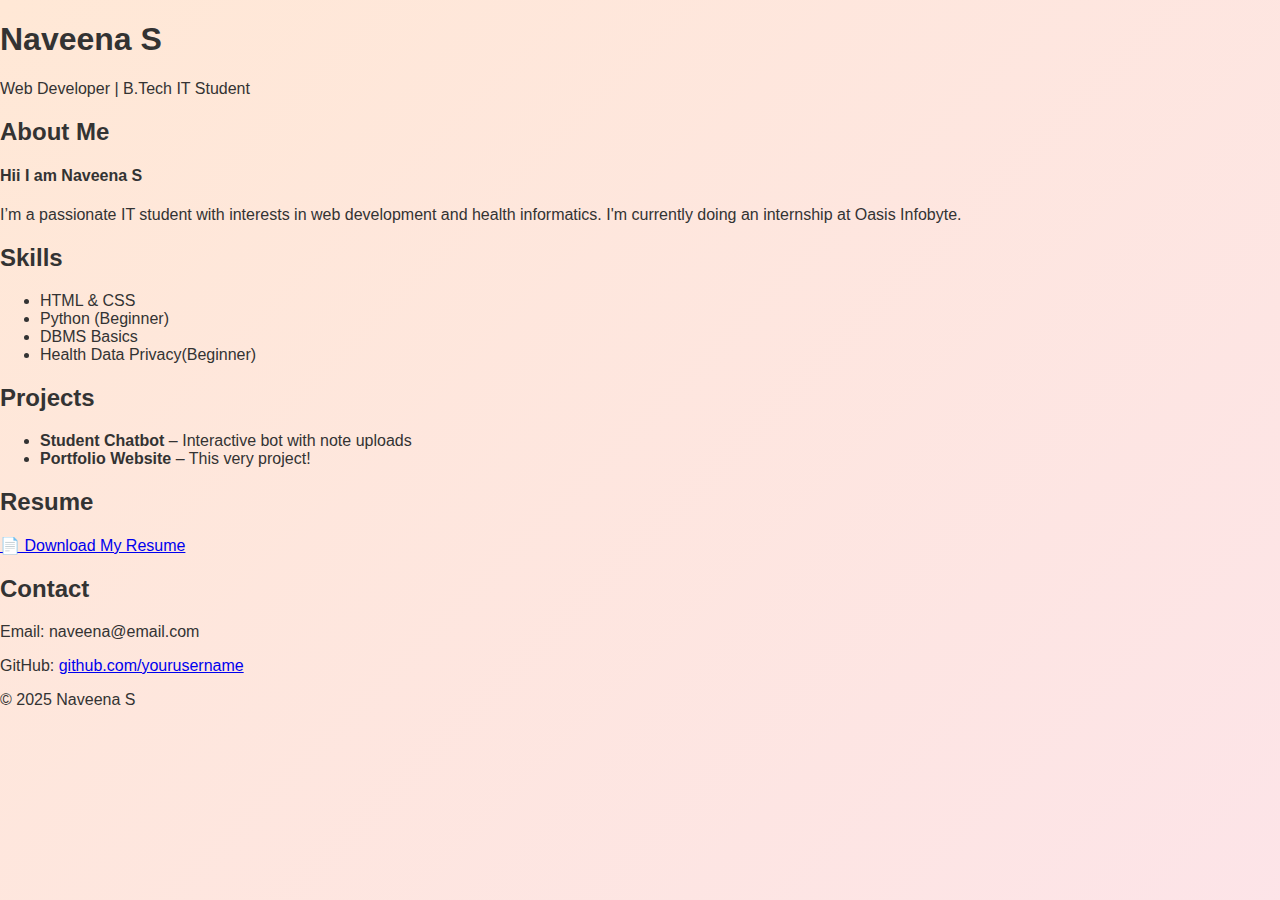
<file: index.html>
<!DOCTYPE html>
<html lang="en">
<head>
  <meta charset="UTF-8">
  <title>Naveena S | Portfolio</title>
  <link rel="stylesheet" href="style.css">
</head>
<body>

  <header>
    <h1>Naveena S</h1>
    <p>Web Developer | B.Tech IT Student</p>
  </header>

  <main>
    <section class="card" id="about">
      <h2>About Me</h2>
      <h4>Hii I am Naveena S</h4>
      <p>I’m a passionate IT student with interests in web development and health informatics. I'm currently doing an internship at Oasis Infobyte.</p>
    </section>

    <section class="card" id="skills">
      <h2>Skills</h2>
      <ul>
        <li>HTML & CSS</li>
        <li>Python (Beginner)</li>
        <li>DBMS Basics</li>
        <li>Health Data Privacy(Beginner)</li>
      </ul>
    </section>

    <section class="card" id="projects">
      <h2>Projects</h2>
      <ul>
        <li><strong>Student Chatbot</strong> – Interactive bot with note uploads</li>
        <li><strong>Portfolio Website</strong> – This very project!</li>
      </ul>
    </section>

    <section class="card" id="resume">
      <h2>Resume</h2>
      <a class="btn" href="resume.pdf" download>📄 Download My Resume</a>
    </section>

    <section class="card" id="contact">
      <h2>Contact</h2>
      <p>Email: naveena@email.com</p>
      <p>GitHub: <a href="https://github.com/yourusername">github.com/yourusername</a></p>
    </section>
  </main>

  <footer>
    <p>© 2025 Naveena S</p>
  </footer>

</body>
</html>
</file>
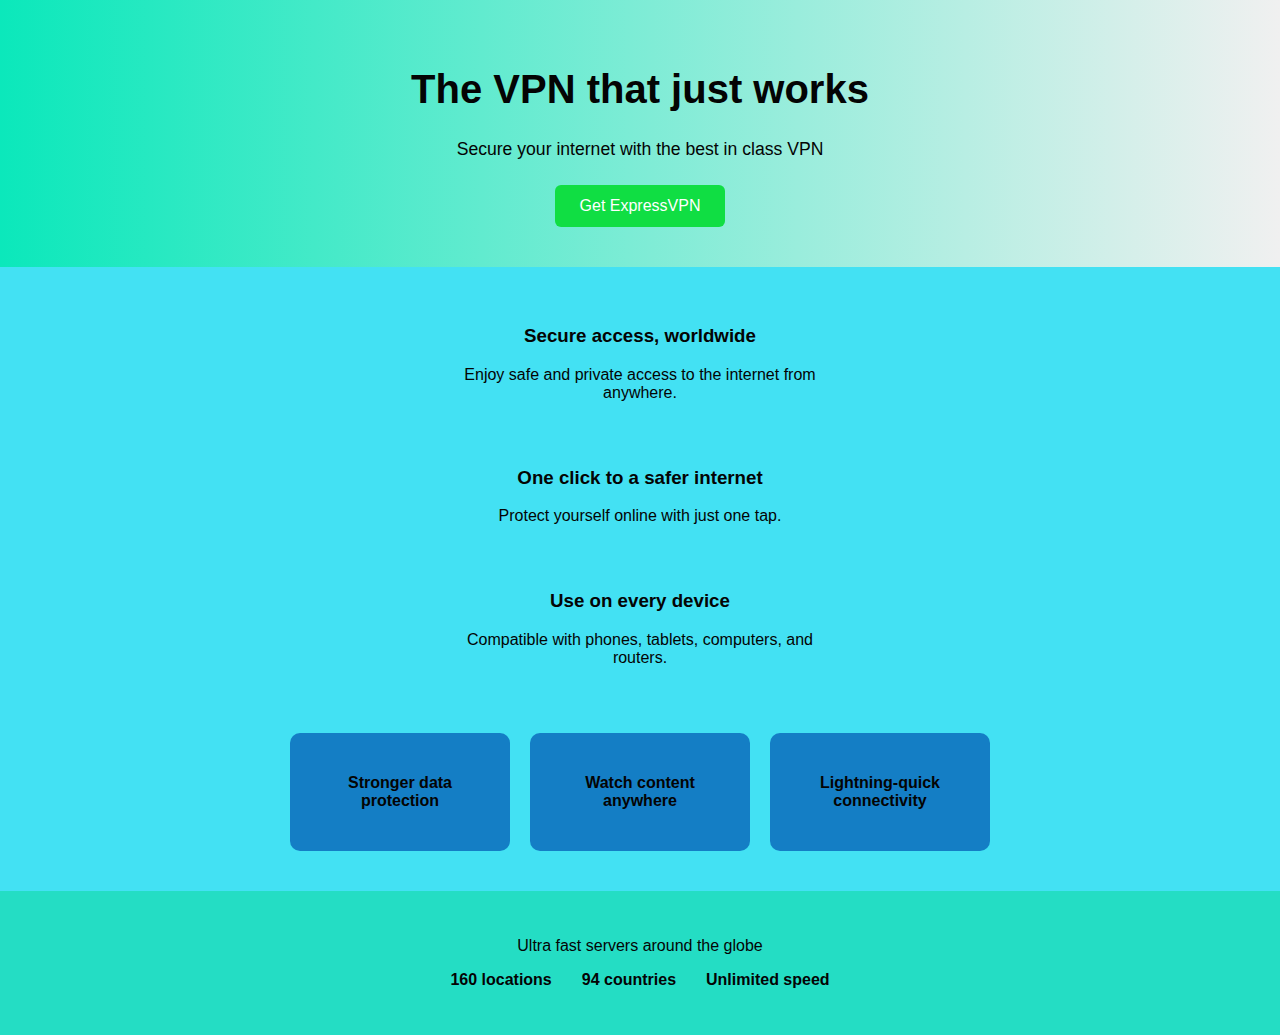
<file: Task1-Landing Page/index.html>
<!DOCTYPE html>
<html lang="en">
<head>
  <meta charset="UTF-8" />
  <meta name="viewport" content="width=device-width, initial-scale=1.0" />
  <title>Landing Page</title>
  <link rel="stylesheet" href="style.css" />
</head>
<body>
  <header>
    <h1>The VPN that just works</h1>
    <p>Secure your internet with the best in class VPN</p>
    <a href="#" class="cta-button">Get ExpressVPN</a>
  </header>

  <section class="features">
    <div class="feature">
     
      <h3>Secure access, worldwide</h3>
      <p>Enjoy safe and private access to the internet from anywhere.</p>
    </div>

    <div class="feature">
      
      <h3>One click to a safer internet</h3>
      <p>Protect yourself online with just one tap.</p>
    </div>

    <div class="feature">
      
      <h3>Use on every device</h3>
      <p>Compatible with phones, tablets, computers, and routers.</p>
    </div>

    <div class="feature-icons">
      <div class="icon-box">
        <h4>Stronger data protection</h4>
      </div>
      <div class="icon-box">
        <h4>Watch content anywhere</h4>
      </div>
      <div class="icon-box">
        <h4>Lightning-quick connectivity</h4>
      </div>
    </div>
  </section>

  <section class="footer">
    <p>Ultra fast servers around the globe</p>
    <ul>
      <li>160 locations</li>
      <li>94 countries</li>
      <li>Unlimited speed</li>
    </ul>
  </section>
</body>
</html>
</file>
<file: Task1-Landing Page/style.css>
body {
  font-family: Arial, sans-serif;
  margin: 0;
  padding: 0;
  background: #43e1f3;
  color: #040404;
}

header {
  background: linear-gradient(to right, #0be8bb, #f0f0f0);
  padding: 40px 20px;
  text-align: center;
}

header h1 {
  font-size: 2.5rem;
}

header p {
  font-size: 1.1rem;
  margin: 10px 0;
}

.cta-button {
  display: inline-block;
  background-color: #10de43;
  color: white;
  padding: 12px 25px;
  margin-top: 15px;
  text-decoration: none;
  border-radius: 6px;
}

.features {
  display: flex;
  flex-direction: column;
  align-items: center;
  padding: 40px 20px;
  gap: 30px;
}

.feature {
  text-align: center;
  max-width: 400px;
}

.feature img {
  width: 100px;
  height: 100px;
}

.feature-icons {
  display: flex;
  justify-content: center;
  gap: 20px;
  flex-wrap: wrap;
  margin-top: 20px;
}

.icon-box {
  background-color: #147ec5;
  padding: 20px;
  border-radius: 10px;
  width: 180px;
  text-align: center;
}

.footer {
  background-color: #24ddc4;
  padding: 30px;
  text-align: center;
}

.footer ul {
  list-style: none;
  padding: 0;
  display: flex;
  justify-content: center;
  gap: 30px;
}

.footer li {
  font-weight: bold;
}
</file>
<file: style.css>
/* Reset and base styles */
body {
  margin: 0;
  font-family: 'Segoe UI', sans-serif;
  background: #fff;
  color: #333;
}
body {
  margin: 0;
  font-family: 'Segoe UI', sans-serif;
  background: linear-gradient(-45deg, #fbc2eb, #a6c1ee, #fce3ec, #ffe8d6);
  background-size: 400% 400%;
  animation: gradientBG 12s ease infinite;
  color: #333;
}
@keyframes gradientBG {
  0% { background-position: 0% 50%; }
  50% { background-position: 100% 50%; }
  100% { background-position: 0% 50%; }
}
#particles-js {
  position: fixed;
  top: 0;
  left: 0;
  width: 100%;
  height: 100%;
  z-index: -1;
}

/* Header */
.main-header {
  background: #2865b9;
  color: rgb(233, 223, 223);
  padding: 20px;
  text-align: center;
  box-shadow: 0 2px 10px rgba(0,0,0,0.1);
}
.main-header h1 {
  margin: 0;
  font-size: 2rem;
}
.main-header nav {
  margin-top: 10px;
}
.main-header a {
  margin: 0 12px;
  text-decoration: none;
  color: white;
  font-weight: bold;
  transition: 0.3s;
}
.main-header a:hover {
  text-decoration: underline;
}

/* Profile Section */
.profile-section {
  text-align: center;
  padding: 80px 20px;
  background: linear-gradient(135deg, #fce3ec, #ffe8d6);
  border-radius: 20px;
  margin: 30px;
  box-shadow: 0 0 15px rgba(0,0,0,0.1);
}

.animated-title {
  font-size: 2.5rem;
  color: #3d3d3d;
  margin-bottom: 20px;
  animation: fadeInTitle 1.5s ease-in-out;
}

@keyframes fadeInTitle {
  from { opacity: 0; transform: translateY(-30px); }
  to { opacity: 1; transform: translateY(0); }
}

.profile-desc {
  font-size: 1.1rem;
  color: #555;
  max-width: 600px;
  margin: 0 auto 30px;
  line-height: 1.6;
}

.resume-button {
  display: inline-block;
  padding: 12px 28px;
  background-color: #7c2f3b;
  color: white;
  text-decoration: none;
  font-size: 1rem;
  border-radius: 30px;
  transition: 0.3s ease;
  animation: pulse 2s infinite;
}
.resume-button:hover {
  background-color: #ff3e5b;
  transform: scale(1.05);
}

@keyframes pulse {
  0% { box-shadow: 0 0 0 0 rgba(255,107,129, 0.7); }
  70% { box-shadow: 0 0 0 15px rgba(255,107,129, 0); }
  100% { box-shadow: 0 0 0 0 rgba(255,107,129, 0); }
}

/* Footer */
.main-footer {
  background-color: #222;
  color: white;
  text-align: center;
  padding: 20px;
  font-size: 0.9rem;
}

/* Mobile Responsive */
@media (max-width: 600px) {
  .animated-title {
    font-size: 2rem;
  }
  .profile-desc {
    font-size: 1rem;
    padding: 0 10px;
  }
  .resume-button {
    padding: 10px 20px;
    font-size: 0.95rem;
  }
  .main-header nav {
    font-size: 0.9rem;
  }
}
</file>
